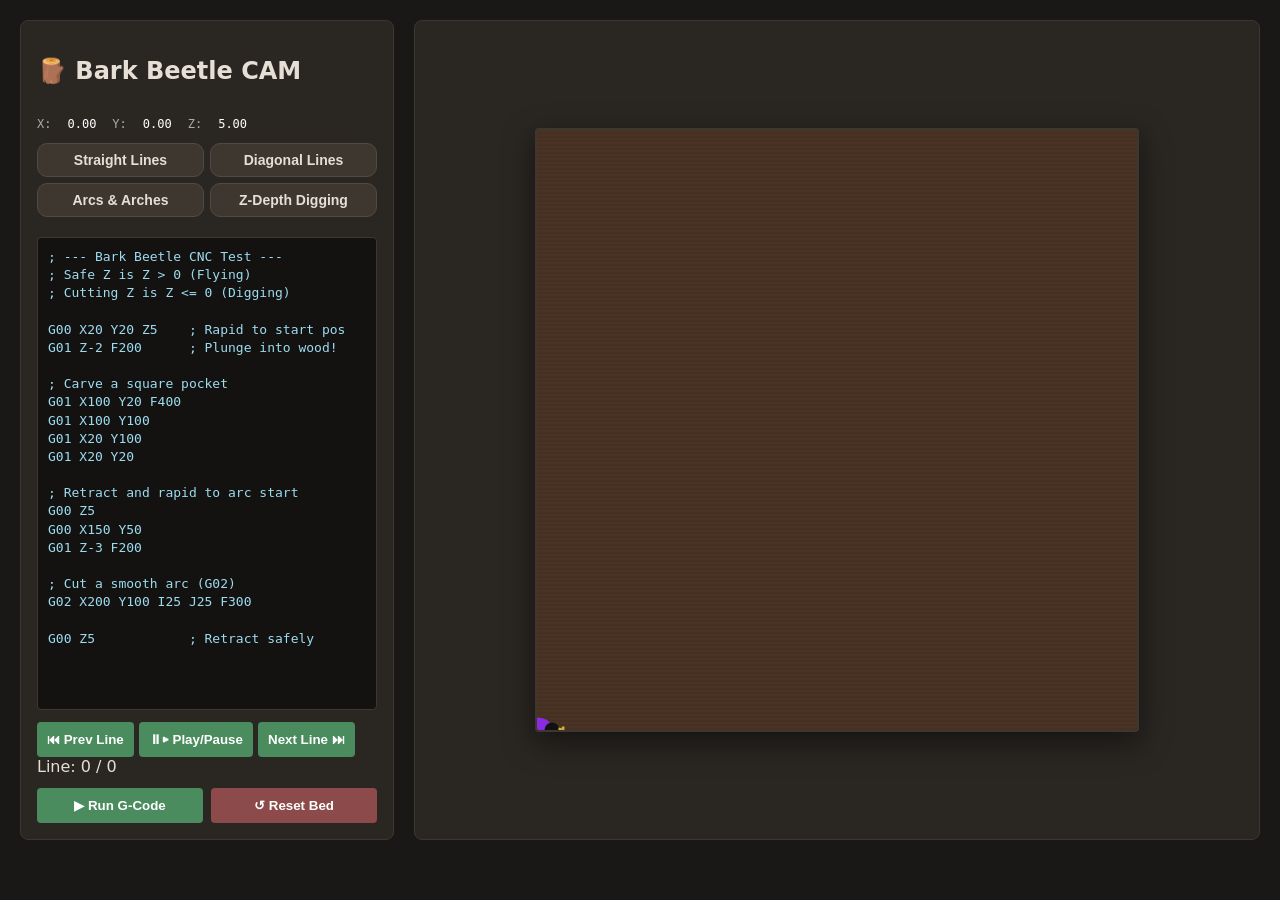
<file: index.html>
<!DOCTYPE html>
<html lang="en">
<head>
  <meta charset="UTF-8">
  <title>Bug-Code</title>
  <link rel="stylesheet" href="style.css" />
</head>
<body>

  <div class="panel" id="editor-panel">
    <h2>🪵 Bark Beetle CAM</h2>
    <div class="telemetry">
      X: <span id="tele-x">0.00</span>
      Y: <span id="tele-y">0.00</span>
      Z: <span id="tele-z">5.00</span>
    </div>
    <div class="preset-bar">
      <button class="btn-preset" onclick="loadPreset('straight')">Straight Lines</button>
      <button class="btn-preset" onclick="loadPreset('diagonal')">Diagonal Lines</button>
      <button class="btn-preset" onclick="loadPreset('arcs')">Arcs & Arches</button>
      <button class="btn-preset" onclick="loadPreset('depth')">Z-Depth Digging</button>
    </div>
    <textarea id="gcode" spellcheck="false">
; --- Bark Beetle CNC Test ---
; Safe Z is Z > 0 (Flying)
; Cutting Z is Z <= 0 (Digging)

G00 X20 Y20 Z5    ; Rapid to start pos
G01 Z-2 F200      ; Plunge into wood!

; Carve a square pocket
G01 X100 Y20 F400
G01 X100 Y100
G01 X20 Y100
G01 X20 Y20

; Retract and rapid to arc start
G00 Z5
G00 X150 Y50
G01 Z-3 F200

; Cut a smooth arc (G02)
G02 X200 Y100 I25 J25 F300

G00 Z5            ; Retract safely
    </textarea>
    <div class="stepper-controls">
      <button id="btnPrev" onclick="stepBackward()">⏮ Prev Line</button>
      <button id="btnPlayPause" onclick="togglePlayPause()">⏸▶ Play/Pause</button>
      <button id="btnNext" onclick="stepForward()">Next Line ⏭</button>
      <span id="lineIndicator">Line: 0 / 0</span>
    </div>
    <div class="controls">
      <button id="run">▶ Run G-Code</button>
      <button id="reset">↺ Reset Bed</button>
    </div>
  </div>

  <div class="panel" id="view-panel">
    <canvas id="cncCanvas" width="600" height="600"></canvas>
  </div>

<script src="script.js"></script>
</body>
</html>
</file>
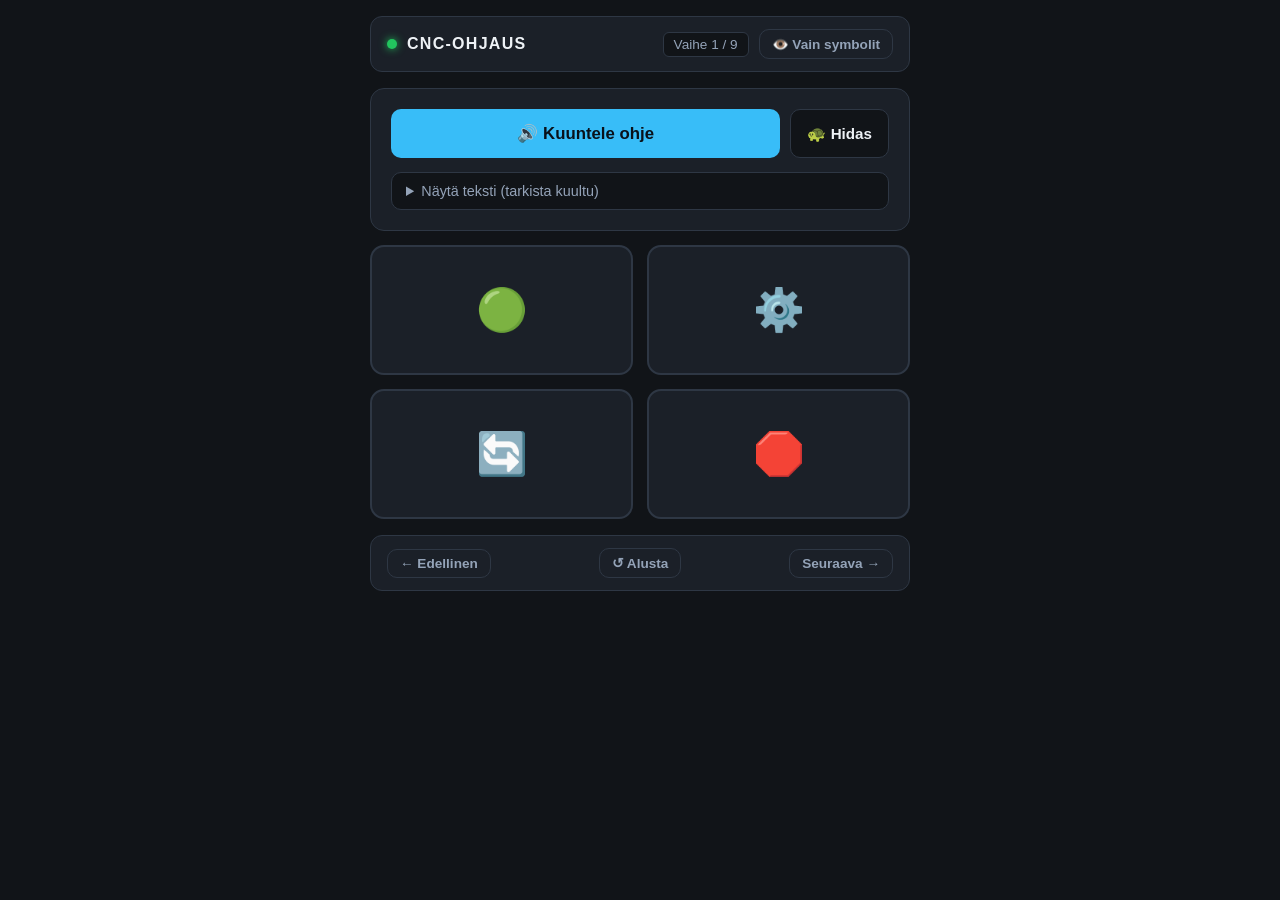
<file: CNC-Suomi/index.html>
<!DOCTYPE html>
<html lang="fi">
<head>
  <meta charset="UTF-8">
  <meta name="viewport" content="width=device-width, initial-scale=1.0">
  <title>CNC Kuunteluharjoitus — Audio-First Interface</title>
  <link rel="stylesheet" href="style.css">
</head>
<body>
  <div class="app-shell">
    <!-- Top Header & Constraint Toggles -->
    <header class="top-bar">
      <div class="brand">
        <span class="status-dot"></span>
        <h1>CNC-OHJAUS</h1>
      </div>
      <div class="controls-row">
        <span id="step-counter" class="badge">Vaihe 1 / 1</span>
        <button id="toggle-labels-btn" class="btn-ghost" type="button" title="Näytä tai piilota nappien tekstit">
          👁️ Vain symbolit
        </button>
      </div>
    </header>

    <!-- Primary Audio Cue Card -->
    <main class="terminal-body">
      <section class="cue-panel">
        <div class="audio-controls">
          <button id="play-audio-btn" class="btn-primary" type="button">
            🔊 Kuuntele ohje
          </button>
          <button id="slow-audio-btn" class="btn-secondary" type="button" title="Toista hitaammin">
            🐢 Hidas
          </button>
        </div>

        <!-- Transcript Accordion (Hidden by default to prevent visual matching) -->
        <details id="transcript-accordion" class="accordion">
          <summary>Näytä teksti (tarkista kuultu)</summary>
          <div class="accordion-content">
            <p id="prompt-fi" class="text-fi">Ladataan...</p>
            <p id="prompt-en" class="text-en">Loading...</p>
          </div>
        </details>
      </section>

      <!-- Feedback Banner -->
      <div id="feedback-bar" class="feedback-bar hidden" role="status"></div>

      <!-- Constrained Button Grid -->
      <section id="button-grid" class="button-grid" aria-label="Ohjauspainikkeet">
        <!-- Populated dynamically from activities.csv -->
      </section>
    </main>

    <!-- Footer Navigation -->
    <footer class="bottom-bar">
      <button id="prev-step-btn" class="btn-ghost" type="button">← Edellinen</button>
      <button id="reset-btn" class="btn-ghost" type="button">↺ Alusta</button>
      <button id="next-step-btn" class="btn-ghost" type="button">Seuraava →</button>
    </footer>
  </div>

  <script src="script.js"></script>
</body>
</html>
</file>
<file: style.css>
:root {
      --bg: #1a1816;
      --panel: #2a2622;
      --text: #e6dfd5;
      --accent: #4a8c5e;
      --border: #3d3730;
    }

    body {
      margin: 0;
      padding: 20px;
      background: var(--bg);
      color: var(--text);
      font-family: system-ui, -apple-system, sans-serif;
      display: flex;
      gap: 20px;
      height: calc(100vh - 40px);
      box-sizing: border-box;
    }

    .panel {
      background: var(--panel);
      border: 1px solid var(--border);
      border-radius: 8px;
      padding: 16px;
      display: flex;
      flex-direction: column;
      gap: 12px;
    }

    #editor-panel {
      width: 340px;
    }

    .preset-bar {
      display: grid;
      grid-template-columns: 1fr 1fr;
      gap: 6px;
      margin-bottom: 8px;
    }
    
    .btn-preset {
      background: #3d3730;
      color: #e6dfd5;
      border: 1px solid #524a41;
      padding: 8px 10px;
      font-size: 14px;
      border-radius: 10px;
      cursor: pointer;
      text-align: center;
      transition: background 0.15s ease;
    }
    
    .btn-preset:hover {
      background: #4a8c5e;
      color: #ffffff;
    }

    textarea {
      flex: 1;
      background: #141210;
      color: #9cdcf0;
      border: 1px solid var(--border);
      border-radius: 4px;
      padding: 10px;
      font-family: monospace;
      font-size: 13px;
      resize: none;
      line-height: 1.4;
    }

    /* Add to your style.css */
    .gcode-line.active {
      background-color: #ffe066;
      color: #000;
      font-weight: bold;
    }
    .controls {
      display: flex;
      gap: 8px;
    }
    button {
      flex: 1;
      padding: 10px;
      border: none;
      border-radius: 4px;
      font-weight: bold;
      cursor: pointer;
      background: var(--accent);
      color: white;
      transition: opacity 0.2s;
    }
    button:hover { opacity: 0.9; }
    button#reset { background: #8c4a4a; }
    #view-panel {
      flex: 1;
      display: flex;
      flex-direction: column;
      align-items: center;
      justify-content: center;
      position: relative;
    }
    canvas {
      border: 2px solid var(--border);
      border-radius: 4px;
      box-shadow: 0 10px 30px rgba(0,0,0,0.5);
      background: #3a271d; /* Outer bark color */
    }
    .telemetry {
      font-family: monospace;
      font-size: 12px;
      color: #aaa;
      display: flex;
      gap: 16px;
    }
    .telemetry span { color: #fff; }
</file>
<file: CNC-Suomi/style.css>
* {
  box-sizing: border-box;
  margin: 0;
  padding: 0;
}

:root {
  --bg: #111418;
  --panel: #1b2028;
  --panel-hover: #242b36;
  --border: #2e3744;
  --text: #eef2f6;
  --muted: #94a3b8;
  --accent: #38bdf8;
  --accent-dark: #0284c7;
  --success: #22c55e;
  --error: #ef4444;
}

body {
  font-family: -apple-system, BlinkMacSystemFont, "Segoe UI", Roboto, sans-serif;
  background-color: var(--bg);
  color: var(--text);
  min-height: 100vh;
  display: flex;
  justify-content: center;
  padding: 16px;
}

.app-shell {
  width: 100%;
  max-width: 540px;
  display: flex;
  flex-direction: column;
  gap: 16px;
}

.top-bar, .bottom-bar {
  display: flex;
  justify-content: space-between;
  align-items: center;
  background: var(--panel);
  border: 1px solid var(--border);
  border-radius: 12px;
  padding: 12px 16px;
}

.brand {
  display: flex;
  align-items: center;
  gap: 10px;
}

.brand h1 {
  font-size: 1rem;
  letter-spacing: 0.08em;
  font-weight: 700;
}

.status-dot {
  width: 10px;
  height: 10px;
  border-radius: 50%;
  background: var(--success);
  box-shadow: 0 0 8px var(--success);
}

.controls-row {
  display: flex;
  align-items: center;
  gap: 10px;
}

.badge {
  font-size: 0.85rem;
  color: var(--muted);
  background: var(--bg);
  padding: 4px 10px;
  border-radius: 6px;
  border: 1px solid var(--border);
}

.cue-panel {
  background: var(--panel);
  border: 1px solid var(--border);
  border-radius: 14px;
  padding: 20px;
  display: flex;
  flex-direction: column;
  gap: 14px;
}

.audio-controls {
  display: flex;
  gap: 10px;
}

button {
  cursor: pointer;
  border: none;
  border-radius: 10px;
  font-family: inherit;
  font-weight: 600;
  transition: transform 0.08s ease, background 0.15s ease, border-color 0.15s ease;
}

button:active {
  transform: scale(0.98);
}

.btn-primary {
  flex: 1;
  background: var(--accent);
  color: #09111a;
  font-size: 1.05rem;
  padding: 14px 18px;
}

.btn-primary:hover {
  background: #7dd3fc;
}

.btn-secondary {
  background: var(--bg);
  color: var(--text);
  border: 1px solid var(--border);
  padding: 14px 16px;
  font-size: 0.95rem;
}

.btn-secondary:hover {
  border-color: var(--accent);
}

.btn-ghost {
  background: transparent;
  color: var(--muted);
  border: 1px solid var(--border);
  padding: 6px 12px;
  font-size: 0.85rem;
}

.btn-ghost:hover {
  color: var(--text);
  border-color: var(--muted);
}

/* Transcript Accordion */
.accordion {
  background: var(--bg);
  border: 1px solid var(--border);
  border-radius: 10px;
  overflow: hidden;
}

.accordion summary {
  padding: 10px 14px;
  font-size: 0.9rem;
  color: var(--muted);
  cursor: pointer;
  user-select: none;
}

.accordion summary:hover {
  color: var(--text);
}

.accordion-content {
  padding: 12px 14px;
  border-top: 1px solid var(--border);
  display: flex;
  flex-direction: column;
  gap: 4px;
}

.text-fi {
  font-size: 1.1rem;
  font-weight: 600;
  color: var(--text);
}

.text-en {
  font-size: 0.9rem;
  color: var(--muted);
}

/* Feedback Banner */
.feedback-bar {
  padding: 12px 16px;
  border-radius: 10px;
  font-weight: 600;
  text-align: center;
  font-size: 0.95rem;
}

.feedback-bar.hidden {
  display: none;
}

.feedback-bar.success {
  background: rgba(34, 197, 94, 0.15);
  border: 1px solid var(--success);
  color: #86efac;
}

.feedback-bar.error {
  background: rgba(239, 68, 68, 0.15);
  border: 1px solid var(--error);
  color: #fca5a5;
}

/* Button Grid */
.button-grid {
  display: grid;
  grid-template-columns: repeat(2, 1fr);
  gap: 14px;
  margin-top: 14px;
}

.cnc-btn {
  background: var(--panel);
  border: 2px solid var(--border);
  border-radius: 14px;
  padding: 22px 14px;
  display: flex;
  flex-direction: column;
  align-items: center;
  justify-content: center;
  gap: 10px;
  min-height: 130px;
  color: var(--text);
}

.cnc-btn:hover {
  background: var(--panel-hover);
  border-color: var(--accent);
}

.cnc-btn.correct {
  border-color: var(--success);
  background: rgba(34, 197, 94, 0.12);
}

.cnc-btn.wrong {
  border-color: var(--error);
  background: rgba(239, 68, 68, 0.12);
}

.visual-slot {
  display: flex;
  align-items: center;
  justify-content: center;
  height: 56px;
}

.visual-emoji {
  font-size: 2.6rem;
  line-height: 1;
}

.visual-img {
  width: 54px;
  height: 54px;
  object-fit: contain;
}

.btn-label {
  font-size: 0.95rem;
  font-weight: 600;
  text-align: center;
  color: var(--text);
}

.btn-label.hidden-label {
  display: none;
}
</file>
